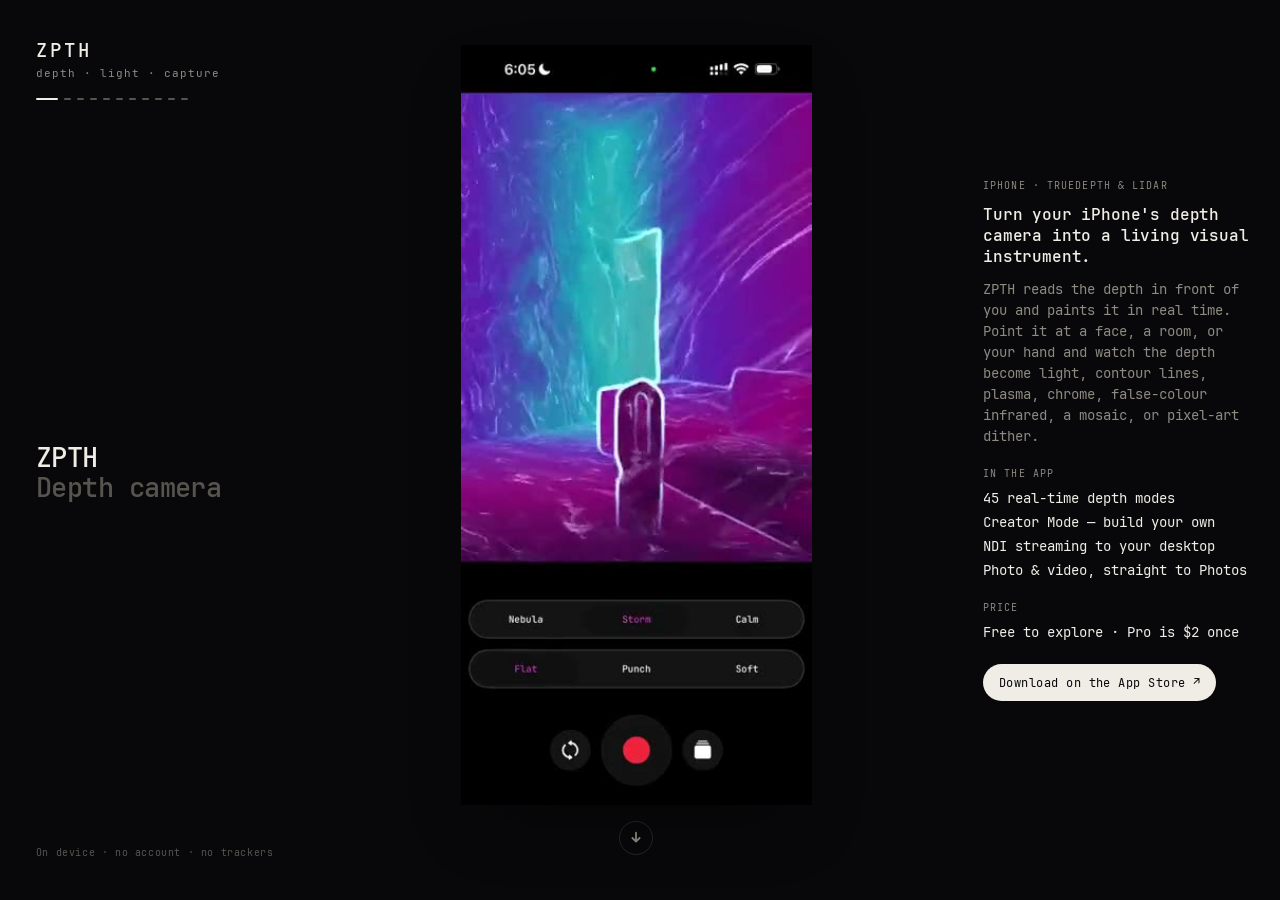
<file: index.html>
<!DOCTYPE html>
<html lang="en">
<head>
<meta charset="utf-8">
<meta name="viewport" content="width=device-width, initial-scale=1, viewport-fit=cover">
<title>ZPTH — your iPhone's depth camera as a visual instrument</title>
<meta name="description" content="ZPTH reads the depth in front of you with the TrueDepth camera or LiDAR scanner and paints it in real time — 45 depth modes, Creator Mode, NDI streaming. Everything on device.">
<meta name="theme-color" content="#08080a">
<meta name="google-site-verification" content="18XWrv7DqeHKkIyV-M6-v5PQtlTfLE-e-UGmm1Poluc">
<link rel="canonical" href="https://zpth.github.io/">
<link rel="icon" href="icon.png" type="image/png">
<link rel="apple-touch-icon" href="apple-touch-icon.png">
<meta property="og:type" content="website">
<meta property="og:site_name" content="ZPTH">
<meta property="og:title" content="ZPTH — your iPhone's depth camera as a visual instrument">
<meta property="og:description" content="Your iPhone's depth camera as a living visual instrument. 45 real-time depth modes, Creator Mode and NDI streaming — all on device.">
<meta property="og:url" content="https://zpth.github.io/">
<meta property="og:image" content="https://zpth.github.io/og.jpg">
<meta property="og:image:width" content="1200">
<meta property="og:image:height" content="630">
<meta name="twitter:card" content="summary_large_image">
<link rel="preload" as="font" type="font/woff2" href="fonts/JetBrainsMono-Regular.woff2" crossorigin>
<link rel="stylesheet" href="styles.css">
<script type="application/ld+json">
{
  "@context": "https://schema.org",
  "@type": "SoftwareApplication",
  "name": "ZPTH",
  "url": "https://zpth.github.io/",
  "image": "https://zpth.github.io/og.jpg",
  "applicationCategory": "MultimediaApplication",
  "operatingSystem": "iOS 26.5 or later",
  "softwareVersion": "3.2",
  "downloadUrl": "https://apps.apple.com/us/app/zpth/id6777710069",
  "author": { "@type": "Person", "name": "Aristides Lintzeris" },
  "description": "ZPTH reads the depth in front of you with the iPhone's TrueDepth camera or LiDAR scanner and paints it in real time — 45 depth modes, Creator Mode and NDI streaming, all on device.",
  "offers": { "@type": "Offer", "price": "0", "priceCurrency": "USD" }
}
</script>
</head>
<body>

<div class="shell" id="shell">

  <!-- ─────────────────────────────────────────────────────────  rail (left) -->
  <aside class="rail">
    <div class="rail-head">
      <h1 class="brand">ZPTH</h1>
      <p class="brand-sub">depth · light · capture</p>
      <nav class="ticks" id="ticks" aria-label="Sections"></nav>
    </div>

    <div class="rail-titles" id="railTitles">
      <div class="rt" data-s="0"><p class="rt-a">ZPTH</p><p class="rt-b">Depth camera</p></div>
      <div class="rt" data-s="1"><p class="rt-a">Modes</p><p class="rt-b">Forty-five, live</p></div>
      <div class="rt" data-s="2"><p class="rt-a">Reels</p><p class="rt-b">See it move</p></div>
      <div class="rt" data-s="3"><p class="rt-a">Creator</p><p class="rt-b">Make your own</p></div>
      <div class="rt" data-s="4"><p class="rt-a">Capture</p><p class="rt-b">Photo &amp; video</p></div>
      <div class="rt" data-s="5"><p class="rt-a">NDI</p><p class="rt-b">Stream to desktop</p></div>
      <div class="rt" data-s="6"><p class="rt-a">Pro</p><p class="rt-b">$2, once</p></div>
      <div class="rt" data-s="7"><p class="rt-a">Privacy</p><p class="rt-b">Nothing leaves</p></div>
      <div class="rt" data-s="8"><p class="rt-a">Requires</p><p class="rt-b">iPhone only</p></div>
      <div class="rt" data-s="9"><p class="rt-a">Download</p><p class="rt-b">App Store ↗</p></div>
      <div class="rt" data-s="10"><p class="rt-a">Reference</p><p class="rt-b">Every setting</p></div>
    </div>

    <p class="rail-foot">On device · no account · no trackers</p>
  </aside>

  <!-- ────────────────────────────────────────────────────────  stage (mid) -->
  <main class="stage">
    <div class="phone">
      <div class="screen">

        <video class="filmstrip" id="filmstrip" poster="preview-poster.jpg"
               muted loop playsinline preload="metadata" aria-label="ZPTH in use" hidden>
          <source src="preview.mp4" type="video/mp4">
        </video>

        <!-- a full-screen app screenshot, filling the phone on its own -->
        <img class="filmstrip" id="shotfull" alt="" hidden>

        <div class="reels" id="reels" hidden>
          <div class="reel-tabs" id="reelTabs" role="tablist" aria-label="Reels"></div>
          <div class="reel-frame" id="reelFrame">
            <button class="reel-load" id="reelLoad" type="button">
              <span class="reel-play" aria-hidden="true">▶</span>
              <span>Load reel from Instagram</span>
              <small>Loads video from instagram.com</small>
            </button>
          </div>
        </div>


        <div class="statusbar">
          <span class="sb-time">9:41</span>
          <span class="sb-dot" aria-hidden="true"></span>
          <span class="sb-right" aria-hidden="true">
            <svg width="17" height="11" viewBox="0 0 17 11"><rect x="0" y="7.5" width="2.6" height="3.5" rx=".6"/><rect x="4.2" y="5.2" width="2.6" height="5.8" rx=".6"/><rect x="8.4" y="2.6" width="2.6" height="8.4" rx=".6"/><rect x="12.6" y="0" width="2.6" height="11" rx=".6"/></svg>
            <svg width="16" height="11" viewBox="0 0 16 11"><path d="M8 9.6 5.9 7.4a3 3 0 0 1 4.2 0L8 9.6Zm0-4.3a6 6 0 0 0-4.2 1.7L2.3 5.5a8.1 8.1 0 0 1 11.4 0l-1.5 1.5A6 6 0 0 0 8 5.3Zm0-3.6c-2.8 0-5.4 1-7.3 2.9L-.8 3.1A12.1 12.1 0 0 1 8-.4c3.4 0 6.5 1.3 8.8 3.5l-1.5 1.5A10.3 10.3 0 0 0 8 1.7Z"/></svg>
            <svg width="25" height="11" viewBox="0 0 25 11"><rect x=".5" y=".5" width="20" height="10" rx="3" fill="none" stroke="currentColor" stroke-opacity=".45"/><rect x="2" y="2" width="15" height="7" rx="1.7"/><path d="M22 4v3a2 2 0 0 0 0-3Z" fill-opacity=".45"/></svg>
          </span>
        </div>

        <div class="viewport" id="viewport">
          <canvas id="gl" aria-label="Live re-creation of a ZPTH depth mode"></canvas>
          <img class="still" id="still" alt="" hidden>
          <div class="vp-overlay" id="vpOverlay" hidden>
            <span class="ndi-dot"></span><span class="ndi-name">ZPTH</span><span class="ndi-tag">NDI · local network</span>
          </div>
          <div class="vp-note" id="vpNote">live in your browser</div>
        </div>

        <div class="chrome">
          <div class="strip" id="modeStrip" role="tablist" aria-label="Depth modes"></div>
          <div class="row tone" aria-hidden="true">
            <span class="pill on">Flat</span><span class="pill">Punch</span><span class="pill">Soft</span>
          </div>
          <div class="row keys" aria-hidden="true">
            <span class="key sm"><svg viewBox="0 0 24 24" width="17" height="17"><path d="M4 9a8 8 0 0 1 13-4m3 10a8 8 0 0 1-13 4" fill="none" stroke="currentColor" stroke-width="2" stroke-linecap="round"/><path d="M17 2v4h-4M7 22v-4h4" fill="none" stroke="currentColor" stroke-width="2" stroke-linecap="round" stroke-linejoin="round"/></svg></span>
            <span class="key shutter"><i></i></span>
            <span class="key sm"><svg viewBox="0 0 24 24" width="17" height="17"><rect x="4" y="7" width="16" height="12" rx="2.5" fill="currentColor"/><path d="M7 4h10" stroke="currentColor" stroke-width="2" stroke-linecap="round"/></svg></span>
          </div>
        </div>

      </div>
    </div>

    <button class="nudge" id="nudge" aria-label="Next section">
      <svg viewBox="0 0 20 20" width="18" height="18"><path d="M10 4v10m-4-4 4 4 4-4" fill="none" stroke="currentColor" stroke-width="2" stroke-linecap="round" stroke-linejoin="round"/></svg>
    </button>
  </main>

  <!-- ──────────────────────────────────────────────  reference (full width) -->
  <section class="docs" id="docs" hidden aria-label="Settings reference">
    <header class="docs-head">
      <p class="eyebrow">Reference</p>
      <h2 class="docs-title">Every setting in ZPTH, and what it does.</h2>
      <p class="docs-sub" id="docsCount"></p>
    </header>

    <nav class="docs-pills" id="docsPills" role="tablist" aria-label="Choose a depth mode"></nav>

    <div class="docs-body" id="docsBody"></div>

    <p class="docs-foot">Pulled from the app's own settings screens. Ranges are the actual
      slider limits. Some controls only appear on a particular camera, or once a related
      toggle is on.</p>
  </section>

  <!-- ────────────────────────────────────────────────────────  panel (right) -->
  <aside class="panel" id="panel">
    <div class="sheet-grip" id="sheetGrip" role="button" tabindex="0" aria-label="Show details" aria-expanded="false">
      <svg viewBox="0 0 20 20" width="18" height="18"><path d="M5 12l5-5 5 5" fill="none" stroke="currentColor" stroke-width="2.2" stroke-linecap="round" stroke-linejoin="round"/></svg>
    </div>

    <div class="panel-scroll">

      <!-- 0 -->
      <section class="pi" data-s="0">
        <p class="eyebrow">iPhone · TrueDepth &amp; LiDAR</p>
        <h2 class="lead">Turn your iPhone's depth camera into a living visual instrument.</h2>
        <p class="body">ZPTH reads the depth in front of you and paints it in real time. Point it at a face, a room, or your hand and watch the depth become light, contour lines, plasma, chrome, false-colour infrared, a mosaic, or pixel-art dither.</p>
        <div class="blk"><span class="lbl">In the app</span>
          <p class="val">45 real-time depth modes</p>
          <p class="val">Creator Mode — build your own</p>
          <p class="val">NDI streaming to your desktop</p>
          <p class="val">Photo &amp; video, straight to Photos</p>
        </div>
        <div class="blk"><span class="lbl">Price</span>
          <p class="val">Free to explore · Pro is $2 once</p>
        </div>
        <a class="cta" href="https://apps.apple.com/us/app/zpth/id6777710069" target="_blank" rel="noreferrer">Download on the App Store ↗</a>
      </section>

      <!-- 1 -->
      <section class="pi" data-s="1">
        <p class="eyebrow">Forty-five depth modes</p>
        <h2 class="lead" id="modeName">Contour</h2>
        <p class="body" id="modeDesc">Depth as a colour spectrum drawn with topographic isolines.</p>
        <figure class="realshot" id="realShot" hidden>
          <img id="realShotImg" alt="" loading="lazy">
          <figcaption>Actual capture from the app</figcaption>
        </figure>
        <div class="blk"><span class="lbl">Browse — tap any mode</span>
          <div class="modegrid" id="modeGrid"></div>
        </div>
        <p class="fine">The phone above is running each mode live on your own GPU — over a real photograph and a depth map estimated from it. The app runs the real thing, on live depth straight from your camera.</p>
        <p class="fine note">*Shaders may appear different inside the app.</p>
      </section>

      <!-- 2 -->
      <section class="pi" data-s="2">
        <p class="eyebrow">Reels</p>
        <h2 class="lead">See it move.</h2>
        <p class="body">Three reels, playing in the phone. Pick one with the tabs, then hit play.</p>
        <div class="blk"><span class="lbl">Playing</span>
          <p class="val" id="reelWho">@cybergenic</p>
          <p class="val"><a id="reelLink" href="https://www.instagram.com/reel/DbiCDH5uVQq/" target="_blank" rel="noreferrer">Open on Instagram ↗</a></p>
        </div>
        <p class="fine">Instagram sets its own cookies and receives your IP address when a reel loads. Nothing else on this site talks to a third party.</p>
      </section>

      <!-- 3 -->
      <section class="pi" data-s="3">
        <p class="eyebrow">Creator Mode · Pro</p>
        <h2 class="lead">Make your own depth mode.</h2>
        <p class="body">Begin with an empty depth field and stack effect layers grouped by function. Each layer has its own controls, multiplier, opacity and blend mode, so you can mix any effects together.</p>
        <div class="blk"><span class="lbl">Layer groups</span>
          <p class="val">Texture · Lighting · Lines</p>
          <p class="val">Edge · Colour · Bloom</p>
        </div>
        <div class="blk"><span class="lbl">Also</span>
          <p class="val">Shape how layers fall through near/far depth</p>
          <p class="val">Import a photo as a depth-projected tileset</p>
          <p class="val">Save it as a named custom mode and reuse it</p>
        </div>
      </section>

      <!-- 4 -->
      <section class="pi" data-s="4">
        <p class="eyebrow">Capture</p>
        <h2 class="lead">Everything saves to your own Photos library.</h2>
        <div class="blk"><span class="lbl">Controls</span>
          <p class="val">Tap the shutter for a photo</p>
          <p class="val">Hold and swipe up to record video</p>
          <p class="val">Double-tap to switch 3:4 ↔ full-screen 9:16</p>
          <p class="val">Browse and jump between modes with the on-camera switcher</p>
        </div>
        <div class="blk"><span class="lbl">New in 3.2</span>
          <p class="val">A button beside the shutter cuts to the plain RGB camera and back — even mid-recording. Switch as many times as you like; it stays one continuous file.</p>
        </div>
      </section>

      <!-- 5 -->
      <section class="pi" data-s="5">
        <p class="eyebrow">NDI streaming · Pro</p>
        <h2 class="lead">Your iPhone becomes a depth-camera source for your desktop.</h2>
        <p class="body">Turn on NDI in Settings to broadcast your live preview to NDI receivers — OBS, TouchDesigner, vMix and more — on your local network.</p>
        <div class="blk"><span class="lbl">Sources</span>
          <p class="val"><b>ZPTH</b> — your effect</p>
          <p class="val"><b>ZPTHRGB</b> — the raw camera, optional, alongside it</p>
        </div>
        <div class="blk"><span class="lbl">Notes</span>
          <p class="val">Off by default; you turn it on</p>
          <p class="val">A Wired mode over USB-C lowers latency</p>
          <p class="val">Video stays on your own local network</p>
        </div>
      </section>

      <!-- 6 -->
      <section class="pi" data-s="6">
        <p class="eyebrow">ZPTH Pro</p>
        <h2 class="lead">$2. One time. No subscription.</h2>
        <div class="blk"><span class="lbl">Unlocks</span>
          <p class="val">Every visual mode's settings</p>
          <p class="val">The colour maps</p>
          <p class="val">All presets</p>
          <p class="val">Creator Mode</p>
          <p class="val">NDI streaming</p>
        </div>
        <div class="blk"><span class="lbl">Free forever</span>
          <p class="val">Every mode is previewable with its first preset, and the universal LiDAR presets are free to use.</p>
        </div>
      </section>

      <!-- 7 -->
      <section class="pi" data-s="7">
        <p class="eyebrow">Private by design</p>
        <h2 class="lead">No accounts, no servers, no analytics, no tracking.</h2>
        <p class="body">Your camera frames are processed on the device and never leave it — unless you save a photo or video to your own library, or turn on NDI to send the preview to your own computer on your local network.</p>
        <div class="blk"><span class="lbl">Microphone</span>
          <p class="val">Only the audio-reactive Pulsar and Cymatic modes use it. Off by default, analysed on-device, never recorded or transmitted.</p>
        </div>
        <div class="blk"><span class="lbl">App privacy label</span>
          <p class="val">Data Not Collected</p>
        </div>
        <a class="cta ghost" href="privacy.html">Read the privacy policy →</a>
      </section>

      <!-- 8 -->
      <section class="pi" data-s="8">
        <p class="eyebrow">Requirements</p>
        <h2 class="lead">An iPhone with a depth camera.</h2>
        <div class="blk"><span class="lbl">Sensors</span>
          <p class="val">Front TrueDepth camera — iPhone X and later with Face ID</p>
          <p class="val">Rear LiDAR scanner — Pro models</p>
        </div>
        <div class="blk"><span class="lbl">Software</span>
          <p class="val">iOS 26.5 or later</p>
          <p class="val">Version 3.2</p>
        </div>
        <div class="blk"><span class="lbl">Device</span>
          <p class="val">iPhone only — the app is not offered on iPad.</p>
        </div>
      </section>

      <!-- 9 -->
      <section class="pi" data-s="9">
        <p class="eyebrow">Get ZPTH</p>
        <h2 class="lead">Free to download. Pro is $2, once.</h2>
        <a class="cta" href="https://apps.apple.com/us/app/zpth/id6777710069" target="_blank" rel="noreferrer">Download on the App Store ↗</a>
        <div class="blk"><span class="lbl">More</span>
          <p class="val"><a href="privacy.html">Privacy policy</a></p>
          <p class="val"><a href="mailto:aristides.lab@proton.me">aristides.lab@proton.me</a></p>
        </div>
        <div class="blk"><span class="lbl">Made by</span>
          <p class="val">Aristides Lintzeris</p>
        </div>
        <p class="fine">NDI® is a registered trademark of Vizrt NDI AB.</p>
      </section>

    </div>
  </aside>
</div>

<script src="depth.js"></script>
<script src="docs-data.js"></script>
<script src="app.js"></script>
</body>
</html>
</file>
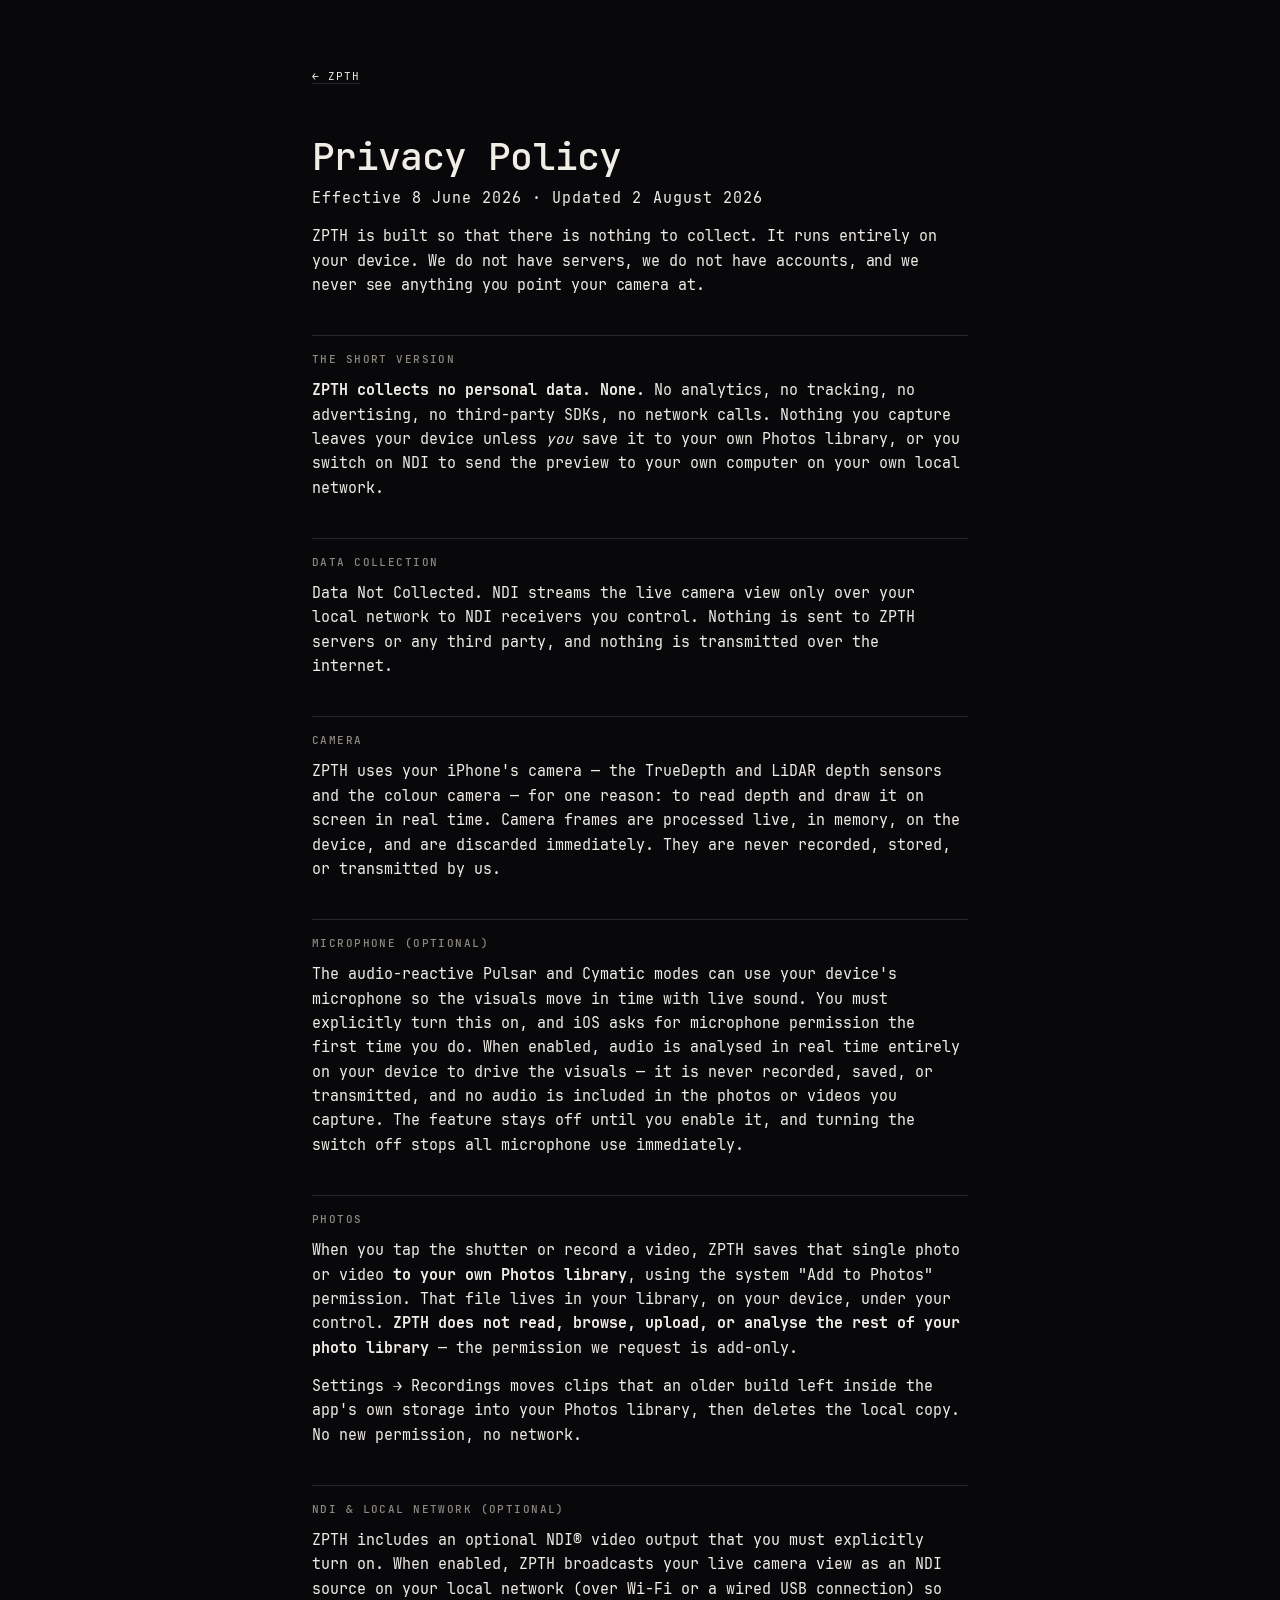
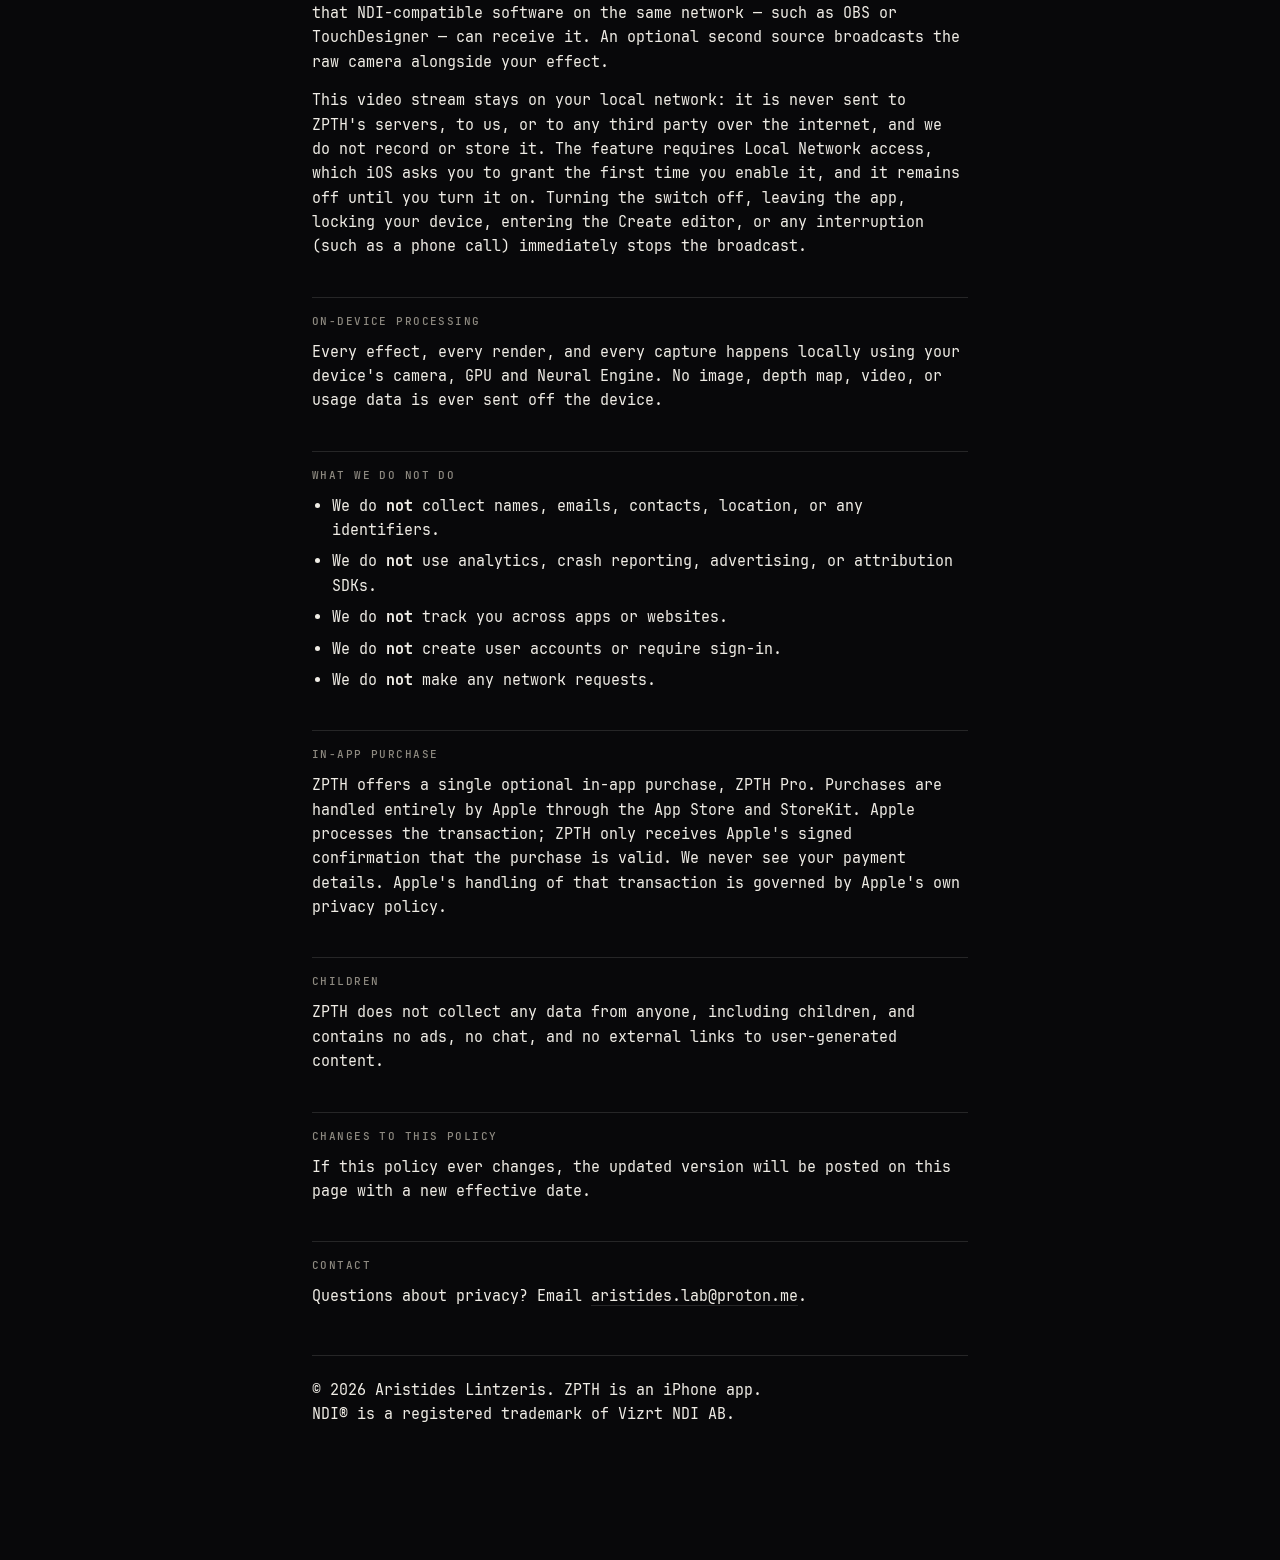
<file: privacy.html>
<!DOCTYPE html>
<html lang="en">
<head>
<meta charset="utf-8">
<meta name="viewport" content="width=device-width, initial-scale=1, viewport-fit=cover">
<title>ZPTH — Privacy Policy</title>
<meta name="description" content="ZPTH collects no personal data. No analytics, no tracking, no accounts, no network calls. Everything runs on your device.">
<meta name="theme-color" content="#08080a">
<link rel="canonical" href="https://zpth.github.io/privacy.html">
<link rel="icon" href="icon.png" type="image/png">
<link rel="apple-touch-icon" href="apple-touch-icon.png">
<link rel="stylesheet" href="styles.css">
</head>
<body class="doc-body">
<main class="doc">
  <a class="doc-back" href="./">← ZPTH</a>

  <h1>Privacy Policy</h1>
  <p class="doc-meta">Effective 8 June 2026 · Updated 2 August 2026</p>

  <p class="doc-lead">ZPTH is built so that there is nothing to collect. It runs entirely on your device.
  We do not have servers, we do not have accounts, and we never see anything you point your camera at.</p>

  <h2>The short version</h2>
  <p><b>ZPTH collects no personal data. None.</b> No analytics, no tracking, no advertising, no third-party
  SDKs, no network calls. Nothing you capture leaves your device unless <i>you</i> save it to your own
  Photos library, or you switch on NDI to send the preview to your own computer on your own local network.</p>

  <h2>Data collection</h2>
  <p>Data Not Collected. NDI streams the live camera view only over your local network to NDI receivers you
  control. Nothing is sent to ZPTH servers or any third party, and nothing is transmitted over the internet.</p>

  <h2>Camera</h2>
  <p>ZPTH uses your iPhone's camera — the TrueDepth and LiDAR depth sensors and the colour camera — for one
  reason: to read depth and draw it on screen in real time. Camera frames are processed live, in memory, on
  the device, and are discarded immediately. They are never recorded, stored, or transmitted by us.</p>

  <h2>Microphone (optional)</h2>
  <p>The audio-reactive Pulsar and Cymatic modes can use your device's microphone so the visuals move in
  time with live sound. You must explicitly turn this on, and iOS asks for microphone permission the first
  time you do. When enabled, audio is analysed in real time entirely on your device to drive the visuals —
  it is never recorded, saved, or transmitted, and no audio is included in the photos or videos you capture.
  The feature stays off until you enable it, and turning the switch off stops all microphone use immediately.</p>

  <h2>Photos</h2>
  <p>When you tap the shutter or record a video, ZPTH saves that single photo or video <b>to your own Photos
  library</b>, using the system "Add to Photos" permission. That file lives in your library, on your device,
  under your control. <b>ZPTH does not read, browse, upload, or analyse the rest of your photo library</b> —
  the permission we request is add-only.</p>
  <p>Settings → Recordings moves clips that an older build left inside the app's own storage into your Photos
  library, then deletes the local copy. No new permission, no network.</p>

  <h2>NDI &amp; local network (optional)</h2>
  <p>ZPTH includes an optional NDI® video output that you must explicitly turn on. When enabled, ZPTH
  broadcasts your live camera view as an NDI source on your local network (over Wi-Fi or a wired USB
  connection) so that NDI-compatible software on the same network — such as OBS or TouchDesigner — can
  receive it. An optional second source broadcasts the raw camera alongside your effect.</p>
  <p>This video stream stays on your local network: it is never sent to ZPTH's servers, to us, or to any
  third party over the internet, and we do not record or store it. The feature requires Local Network
  access, which iOS asks you to grant the first time you enable it, and it remains off until you turn it on.
  Turning the switch off, leaving the app, locking your device, entering the Create editor, or any
  interruption (such as a phone call) immediately stops the broadcast.</p>

  <h2>On-device processing</h2>
  <p>Every effect, every render, and every capture happens locally using your device's camera, GPU and
  Neural Engine. No image, depth map, video, or usage data is ever sent off the device.</p>

  <h2>What we do not do</h2>
  <ul>
    <li>We do <b>not</b> collect names, emails, contacts, location, or any identifiers.</li>
    <li>We do <b>not</b> use analytics, crash reporting, advertising, or attribution SDKs.</li>
    <li>We do <b>not</b> track you across apps or websites.</li>
    <li>We do <b>not</b> create user accounts or require sign-in.</li>
    <li>We do <b>not</b> make any network requests.</li>
  </ul>

  <h2>In-app purchase</h2>
  <p>ZPTH offers a single optional in-app purchase, ZPTH Pro. Purchases are handled entirely by Apple through
  the App Store and StoreKit. Apple processes the transaction; ZPTH only receives Apple's signed confirmation
  that the purchase is valid. We never see your payment details. Apple's handling of that transaction is
  governed by Apple's own privacy policy.</p>

  <h2>Children</h2>
  <p>ZPTH does not collect any data from anyone, including children, and contains no ads, no chat, and no
  external links to user-generated content.</p>

  <h2>Changes to this policy</h2>
  <p>If this policy ever changes, the updated version will be posted on this page with a new effective date.</p>

  <h2>Contact</h2>
  <p>Questions about privacy? Email <a href="mailto:aristides.lab@proton.me">aristides.lab@proton.me</a>.</p>

  <hr>
  <p class="doc-foot">© 2026 Aristides Lintzeris. ZPTH is an iPhone app.<br>
  NDI® is a registered trademark of Vizrt NDI AB.</p>
</main>
</body>
</html>
</file>
<file: styles.css>
/* ZPTH — zpth.github.io
   Self-hosted JetBrains Mono, no CDNs, no analytics: outside the Reels
   section the site makes no third-party requests, same as the app. */

@font-face{
  font-family:'JetBrains Mono'; font-style:normal; font-weight:400; font-display:swap;
  src:url('fonts/JetBrainsMono-Regular.woff2') format('woff2');
}
@font-face{
  font-family:'JetBrains Mono'; font-style:normal; font-weight:500; font-display:swap;
  src:url('fonts/JetBrainsMono-Medium.woff2') format('woff2');
}
@font-face{
  font-family:'JetBrains Mono'; font-style:normal; font-weight:600; font-display:swap;
  src:url('fonts/JetBrainsMono-SemiBold.woff2') format('woff2');
}
@font-face{
  font-family:'JetBrains Mono'; font-style:normal; font-weight:700; font-display:swap;
  src:url('fonts/JetBrainsMono-Bold.woff2') format('woff2');
}

:root{
  /* dark, like the app */
  --bg:#08080a;
  --ink:#f0ede6;
  --muted:#8e8a81;
  --subtle:#57544e;
  --line:rgba(240,237,230,.13);
  --card:#111114;
  --frame:#222228;
  --accent:#ffd23f;
  --mono:'JetBrains Mono',ui-monospace,SFMono-Regular,"SF Mono",Menlo,Consolas,monospace;
  --sans:var(--mono);
  --pad:clamp(20px,3.2vw,52px);
  /* phone height, then width derived from it — never rely on aspect-ratio for
     the cross axis of a flex item, it loses to fit-content */
  --ph:min(calc(100dvh - 2*var(--pad) - 58px),780px);
  --pw:calc(var(--ph) * 390 / 844);
}
html{color-scheme:dark}

*{box-sizing:border-box}
html,body{margin:0;padding:0}
body{
  background:var(--bg); color:var(--ink);
  font-family:var(--sans);
  -webkit-font-smoothing:antialiased;
  text-rendering:optimizeLegibility;
  overscroll-behavior:none;
}
a{color:inherit}
img{max-width:100%;display:block}
::selection{background:var(--accent);color:#000}

/* ══════════════════════════════════════════════════════════════════ shell */
.shell{
  height:100dvh; overflow:hidden;
  display:grid; grid-template-columns:21% 54% 25%;
  padding:var(--pad) clamp(18px,2.8vw,44px);
  gap:clamp(8px,1.6vw,28px);
}

/* ═══════════════════════════════════════════════════════════════════ rail */
.rail{display:flex;flex-direction:column;justify-content:space-between;padding-right:12px;min-width:0}
.brand{
  font-family:var(--mono); font-size:clamp(19px,1.5vw,23px); font-weight:600;
  letter-spacing:.16em; margin:0 0 6px; line-height:1;
}
.brand-sub{font-family:var(--mono);font-size:11px;color:var(--muted);letter-spacing:.09em;margin:0 0 18px}

.ticks{display:flex;gap:6px;align-items:center}
.ticks button{
  width:7px;height:2px;border:0;padding:0;border-radius:1px;cursor:pointer;
  background:var(--subtle); transition:width .35s ease,background .35s ease;
}
.ticks button[aria-current="true"]{width:22px;background:var(--ink)}

.rail-titles{flex:1;position:relative;min-height:0}
.rt{
  position:absolute;top:50%;left:0;right:8px;
  transform:translateY(calc(-50% + 12px)); opacity:0; pointer-events:none;
  transition:opacity .5s ease, transform .5s ease;
}
.rt.on{opacity:1;transform:translateY(-50%);pointer-events:auto}
.rt-a,.rt-b{margin:0;font-size:clamp(21px,2.1vw,31px);font-weight:600;line-height:1.1;letter-spacing:-.02em}
.rt-b{color:var(--subtle)}

.rail-foot{font-family:var(--mono);font-size:10px;color:var(--subtle);letter-spacing:.06em;margin:0}

/* ══════════════════════════════════════════════════════════════════ stage */
.stage{display:flex;flex-direction:column;align-items:center;justify-content:center;position:relative;min-width:0}

.phone{
  position:relative;flex:0 0 auto;
  height:var(--ph); width:min(var(--pw),100%);
  background:var(--frame); border-radius:44px; padding:9px;
  box-shadow:0 30px 70px -30px rgba(0,0,0,.55), inset 0 0 0 1px rgba(255,255,255,.10);
}
.screen{
  width:100%;height:100%;border-radius:36px;overflow:hidden;background:#000;
  display:flex;flex-direction:column;color:#fff;min-width:0;
}

.statusbar{
  flex:0 0 auto;display:flex;align-items:center;justify-content:space-between;
  padding:9px 26px 5px;font-family:var(--mono);font-size:12px;font-weight:600;
}
.sb-dot{width:6px;height:6px;border-radius:50%;background:#3ad07a}
.sb-right{display:flex;align-items:center;gap:5px}
.sb-right svg{fill:currentColor}

.viewport{position:relative;width:100%;aspect-ratio:3/4;background:#000;flex:0 0 auto;overflow:hidden}
.viewport canvas,.viewport .still{position:absolute;inset:0;width:100%;height:100%;object-fit:cover;display:block}
.viewport .still[hidden]{display:none}

.vp-overlay{
  position:absolute;left:10px;top:10px;display:flex;align-items:center;gap:7px;
  padding:5px 10px;border-radius:999px;background:rgba(0,0,0,.55);
  -webkit-backdrop-filter:blur(8px);backdrop-filter:blur(8px);
  font-family:var(--mono);font-size:10px;letter-spacing:.06em;
}
.vp-overlay[hidden]{display:none}
.ndi-dot{width:6px;height:6px;border-radius:50%;background:#ff4a4a;animation:blink 1.6s ease-in-out infinite}
.ndi-name{font-weight:700}
.ndi-tag{color:rgba(255,255,255,.6)}
@keyframes blink{0%,100%{opacity:1}50%{opacity:.25}}

.vp-note{
  position:absolute;right:10px;bottom:10px;font-family:var(--mono);font-size:9px;
  letter-spacing:.07em;color:rgba(255,255,255,.55);
  background:rgba(0,0,0,.4);padding:4px 8px;border-radius:999px;
  -webkit-backdrop-filter:blur(6px);backdrop-filter:blur(6px);
}
.vp-note[hidden]{display:none}

.chrome{flex:1 1 auto;display:flex;flex-direction:column;justify-content:space-evenly;padding:10px 12px 14px;gap:8px;min-height:0}

.strip{
  display:flex;gap:2px;overflow-x:auto;min-width:0;width:100%;scroll-snap-type:x mandatory;
  background:rgba(255,255,255,.055);border-radius:999px;padding:3px;
  scrollbar-width:none;-ms-overflow-style:none;
}
.strip::-webkit-scrollbar{display:none}
.strip button{
  flex:0 0 auto;scroll-snap-align:center;border:0;cursor:pointer;background:transparent;
  color:rgba(255,255,255,.55);font-family:var(--mono);font-size:11px;letter-spacing:.01em;
  padding:7px 13px;border-radius:999px;white-space:nowrap;transition:background .25s,color .25s;
}
.strip button:hover{color:#fff}
.strip button[aria-selected="true"]{background:#fff;color:#000;font-weight:600}

/* the App Store preview, filling the whole phone screen */
.filmstrip{
  position:absolute;inset:0;z-index:3;
  width:100%;height:100%;object-fit:cover;background:#000;display:block;
}
.filmstrip[hidden]{display:none}

/* Instagram reels, shown inside the phone. The iframe is only created when the
   Reels section is opened, so nothing reaches instagram.com before that. */
.reels{position:absolute;inset:0;z-index:4;background:#000;display:flex;flex-direction:column}
.reels[hidden]{display:none}
.reel-tabs{display:flex;gap:3px;padding:12px 10px 8px;flex:0 0 auto}
.reel-tabs button{
  flex:1;min-width:0;border:0;cursor:pointer;background:rgba(255,255,255,.08);
  color:rgba(255,255,255,.62);font-family:var(--mono);font-size:9.5px;
  padding:8px 4px;border-radius:999px;white-space:nowrap;overflow:hidden;text-overflow:ellipsis;
  transition:background .25s,color .25s;
}
.reel-tabs button:hover{color:#fff}
.reel-tabs button[aria-selected="true"]{background:#fff;color:#000;font-weight:600}
.reel-frame{flex:1 1 auto;position:relative;background:#000;overflow:hidden}
.reel-frame iframe{position:absolute;inset:0;width:100%;height:100%;border:0;background:#000}
.reel-load{
  position:absolute;inset:0;display:flex;flex-direction:column;align-items:center;justify-content:center;
  gap:10px;background:#000;border:0;color:#fff;cursor:pointer;
  font-family:var(--mono);font-size:11px;padding:24px;text-align:center;
}
.reel-play{
  width:54px;height:54px;border-radius:50%;background:rgba(255,255,255,.12);
  display:flex;align-items:center;justify-content:center;font-size:15px;padding-left:3px;
}
.reel-load small{color:rgba(255,255,255,.45);font-size:9.5px;letter-spacing:.04em}

.row{display:flex;background:rgba(255,255,255,.055);border-radius:999px;padding:3px}
.row .pill{
  flex:1;text-align:center;font-family:var(--mono);font-size:11px;
  color:rgba(255,255,255,.62);padding:7px 4px;border-radius:999px;
}
.row .pill.on{background:rgba(255,255,255,.10);color:var(--accent)}

.keys{background:none;justify-content:center;align-items:center;gap:26px;padding:2px 0}
.key{display:flex;align-items:center;justify-content:center;color:#fff}
.key.sm{width:34px;height:34px;border-radius:50%;background:rgba(255,255,255,.10)}
.key.shutter{width:52px;height:52px;border-radius:50%;background:rgba(255,255,255,.10)}
.key.shutter i{width:34px;height:34px;border-radius:50%;background:#ff4438;display:block}

.nudge{
  margin-top:16px;width:34px;height:34px;border-radius:50%;
  border:1px solid var(--line);background:transparent;color:var(--muted);
  display:flex;align-items:center;justify-content:center;cursor:pointer;
  transition:color .25s,border-color .25s,transform .25s;
}
.nudge:hover{color:var(--ink);border-color:var(--ink);transform:translateY(2px)}

/* ══════════════════════════════════════════════════════════════════ panel */
.panel{position:relative;min-width:0}
.panel-scroll{position:relative;height:100%}
.pi{
  position:absolute;top:50%;left:0;right:0;
  transform:translateY(calc(-50% + 14px));opacity:0;pointer-events:none;
  transition:opacity .5s ease,transform .5s ease;
  max-height:100%;overflow-y:auto;padding-right:6px;
  scrollbar-width:thin;
}
.pi.on{opacity:1;transform:translateY(-50%);pointer-events:auto}
.pi::-webkit-scrollbar{width:3px}
.pi::-webkit-scrollbar-thumb{background:var(--line);border-radius:3px}

.eyebrow{font-family:var(--mono);font-size:10px;letter-spacing:.11em;text-transform:uppercase;color:var(--muted);margin:0 0 12px}
.lead{font-size:clamp(15px,1.25vw,18px);font-weight:600;line-height:1.32;letter-spacing:-.01em;margin:0 0 12px}
.body{font-size:13.5px;line-height:1.55;color:var(--muted);margin:0 0 20px;max-width:34ch}
.fine{font-size:11px;line-height:1.55;color:var(--subtle);margin:18px 0 0;max-width:38ch}
.fine.note{margin-top:8px;color:var(--muted);opacity:.8}

.blk{margin:0 0 20px}
.lbl{display:block;font-family:var(--mono);font-size:10px;letter-spacing:.11em;text-transform:uppercase;color:var(--muted);margin-bottom:8px}
.val{font-size:13.5px;line-height:1.5;color:var(--ink);margin:0 0 4px;max-width:34ch}
.val b{font-family:var(--mono);font-weight:700;font-size:12.5px}
.val a{text-decoration:none;border-bottom:1px solid var(--line)}
.val a:hover{border-color:var(--ink)}

.cta{
  display:inline-block;font-family:var(--mono);font-size:11.5px;letter-spacing:.04em;
  text-decoration:none;padding:11px 16px;border-radius:999px;
  background:var(--ink);color:var(--bg);margin:2px 0 20px;transition:opacity .2s;
}
.cta:hover{opacity:.82}
.cta.ghost{background:transparent;color:var(--ink);border:1px solid var(--line)}
.cta.ghost:hover{border-color:var(--ink);opacity:1}

.modegrid{display:flex;flex-wrap:wrap;gap:4px;max-width:100%}
.modegrid button{
  border:1px solid var(--line);background:transparent;color:var(--muted);cursor:pointer;
  font-family:var(--mono);font-size:10.5px;padding:5px 8px;border-radius:999px;
  transition:color .2s,border-color .2s,background .2s;
}
.modegrid button:hover{color:var(--ink);border-color:var(--ink)}
.modegrid button[aria-current="true"]{background:var(--accent);border-color:var(--accent);color:#111}

.realshot{margin:0 0 18px}
.realshot img{border-radius:9px;border:1px solid var(--line)}
.realshot figcaption{font-family:var(--mono);font-size:9.5px;letter-spacing:.07em;color:var(--subtle);margin-top:6px;text-transform:uppercase}
.realshot[hidden]{display:none}

.sheet-grip{display:none}

/* ═══════════════════════════════════════════════ reference (last section) */
.docs{
  grid-column:2 / span 2; min-width:0;
  display:flex; flex-direction:column; height:100%; overflow:hidden;
  padding-right:clamp(4px,1.5vw,24px);
}
.docs-foot{
  flex:0 0 auto;font-size:11px;line-height:1.55;color:var(--subtle);
  margin:0;padding-top:14px;border-top:1px solid var(--line);max-width:80ch;
}
.docs[hidden]{display:none}
body.docs-on .stage, body.docs-on .panel{display:none}

.docs-head{flex:0 0 auto}
.docs-title{font-size:clamp(17px,1.6vw,23px);font-weight:600;letter-spacing:-.02em;margin:0 0 6px;line-height:1.2}
.docs-sub{font-size:11.5px;color:var(--muted);margin:0 0 18px}

.docs-pills{
  flex:0 0 auto; display:flex; gap:5px; overflow-x:auto; padding:2px 0 14px;
  border-bottom:1px solid var(--line); margin-bottom:16px;
  scrollbar-width:thin; -webkit-overflow-scrolling:touch;
}
.docs-pills::-webkit-scrollbar{height:5px}
.docs-pills::-webkit-scrollbar-thumb{background:var(--line);border-radius:3px}
.docs-pills::-webkit-scrollbar-track{background:transparent}
.docs-pills button{
  flex:0 0 auto; border:1px solid var(--line); background:transparent; color:var(--muted);
  cursor:pointer; font-family:var(--mono); font-size:11px; padding:7px 12px;
  border-radius:999px; white-space:nowrap; transition:color .2s,border-color .2s,background .2s;
}
.docs-pills button:hover{color:var(--ink);border-color:var(--ink)}
.docs-pills button[aria-selected="true"]{background:var(--accent);border-color:var(--accent);color:#111;font-weight:600}
.docs-pills .sep{flex:0 0 auto;width:1px;background:var(--line);margin:2px 6px}

.docs-body{flex:1 1 auto;overflow-y:auto;padding:0 10px 26px 0;scrollbar-width:thin}
.docs-body::-webkit-scrollbar{width:5px}
.docs-body::-webkit-scrollbar-thumb{background:var(--line);border-radius:3px}

.docs-mode{font-size:clamp(20px,2vw,28px);font-weight:600;letter-spacing:-.02em;margin:0 0 6px}
.docs-desc{font-size:13.5px;line-height:1.6;color:var(--muted);margin:0 0 12px;max-width:74ch}
.docs-note{
  font-size:12px;line-height:1.6;color:var(--muted);margin:0 0 18px;max-width:74ch;
  border-left:2px solid var(--accent);padding:2px 0 2px 12px;
}
.docs-tag{
  display:inline-block;font-size:9.5px;letter-spacing:.09em;text-transform:uppercase;
  color:#111;background:var(--accent);border-radius:999px;padding:3px 8px;margin:0 0 14px;
}
.docs-group{font-size:11px;letter-spacing:.12em;text-transform:uppercase;color:var(--muted);
  margin:26px 0 10px;padding-top:14px;border-top:1px solid var(--line)}
.docs-group:first-of-type{margin-top:0;padding-top:0;border-top:0}

table.docs-tbl{width:100%;border-collapse:collapse;font-size:13px;margin-bottom:8px}
.docs-tbl th{
  text-align:left;font-size:9.5px;letter-spacing:.11em;text-transform:uppercase;color:var(--muted);
  font-weight:400;padding:0 14px 9px 0;border-bottom:1px solid var(--line);white-space:nowrap;
}
.docs-tbl td{padding:11px 14px 11px 0;border-bottom:1px solid rgba(240,237,230,.06);vertical-align:top}
.docs-tbl tr:last-child td{border-bottom:0}
.docs-tbl .c-name{font-weight:600;white-space:nowrap;width:1%}
.docs-tbl .c-kind{color:var(--subtle);font-size:10.5px;white-space:nowrap;width:1%;text-transform:uppercase;letter-spacing:.07em}
.docs-tbl .c-range{color:var(--muted);font-size:11.5px;white-space:nowrap;width:1%}
.docs-tbl .c-desc{color:var(--muted);line-height:1.55}
.docs-tbl .opts{display:block;margin-top:5px;color:var(--subtle);font-size:11px}

@media (max-width:900px){
  .docs{
    position:fixed;inset:0;z-index:7;grid-column:auto;
    padding:calc(env(safe-area-inset-top) + 52px) 18px calc(18px + env(safe-area-inset-bottom));
    background:var(--bg);
  }
  body.docs-on .rail{background:var(--bg)}
  .docs-title{font-size:17px}
  .docs-body{padding-right:0}
  /* stack each row as a card — a 4-column table cannot work at 390px */
  .docs-tbl, .docs-tbl tbody, .docs-tbl tr, .docs-tbl td{display:block;width:auto}
  .docs-tbl thead{display:none}
  .docs-tbl tr{padding:12px 0;border-bottom:1px solid rgba(240,237,230,.08)}
  .docs-tbl td{padding:0;border:0}
  .docs-tbl .c-name{display:inline;font-size:14px}
  .docs-tbl .c-kind{display:none}
  .docs-tbl .c-range{display:inline;margin-left:8px}
  .docs-tbl .c-range.is-none{display:none}
  .docs-tbl .c-desc{display:block;margin-top:5px}
}

/* ═════════════════════════════════════════════════════════ mobile / narrow */
@media (max-width:900px){
  .shell{
    display:block;height:100dvh;padding:0;gap:0;
    padding-top:env(safe-area-inset-top);
  }

  /* rail → compact top bar */
  .rail{
    position:fixed;top:0;left:0;right:0;z-index:5;
    flex-direction:row;align-items:center;justify-content:space-between;
    padding:calc(env(safe-area-inset-top) + 12px) 18px 12px;
    background:linear-gradient(var(--bg) 62%,rgba(0,0,0,0));
  }
  .brand{font-size:15px;margin:0}
  .brand-sub,.rail-foot{display:none}
  .rail-head{display:flex;align-items:center;gap:14px}
  .ticks{gap:5px}
  .ticks button{height:3px;border-radius:2px}
  .ticks button[aria-current="true"]{width:16px}
  .rail-titles{position:static;flex:0 0 auto;min-height:0;height:auto;text-align:right}
  .rt{position:absolute;right:18px;top:calc(env(safe-area-inset-top) + 12px);left:auto;transform:translateY(6px)}
  .rt.on{transform:translateY(0)}
  .rt-a{display:none}
  .rt-b{font-size:13px;color:var(--muted);font-weight:500}

  /* stage fills the screen */
  .stage{
    position:fixed;inset:0;
    padding:calc(env(safe-area-inset-top) + 46px) 0 calc(78px + env(safe-area-inset-bottom));
    justify-content:flex-start;
  }
  .phone{
    height:100%;width:100%;max-height:none;
    border-radius:0;padding:0 12px;background:transparent;box-shadow:none;
  }
  /* keep the app's own dark chrome on mobile — it is the app, not the page */
  .screen{
    border-radius:20px;background:#000;height:100%;
    box-shadow:0 18px 44px -22px rgba(0,0,0,.55);
  }
  .statusbar{display:none}
  .viewport{border-radius:0;margin:0;width:100%}
  .chrome{padding:12px 12px 16px}
  .nudge{display:none}

  /* panel → bottom sheet */
  .panel{
    position:fixed;left:0;right:0;bottom:0;z-index:6;
    background:var(--card);
    border-top-left-radius:22px;border-top-right-radius:22px;
    box-shadow:0 -14px 40px -18px rgba(0,0,0,.45);
    border-top:1px solid var(--line);
    height:min(76dvh,620px);
    transform:translateY(calc(100% - 66px - env(safe-area-inset-bottom)));
    transition:transform .34s cubic-bezier(.32,.72,0,1);
  }
  .panel.open{transform:translateY(0)}
  .sheet-grip{
    display:flex;align-items:center;justify-content:center;
    height:56px;cursor:pointer;color:var(--muted);
  }
  .sheet-grip svg{transition:transform .34s cubic-bezier(.32,.72,0,1)}
  .panel.open .sheet-grip svg{transform:rotate(180deg)}
  .panel-scroll{height:calc(100% - 56px);overflow:hidden;padding:0 20px calc(24px + env(safe-area-inset-bottom))}
  .pi{
    position:absolute;top:0;left:20px;right:20px;transform:translateY(10px);
    max-height:100%;overflow-y:auto;-webkit-overflow-scrolling:touch;
  }
  .pi.on{transform:translateY(0)}
  .body,.val,.fine{max-width:none}
  .lead{font-size:17px}
}

@media (max-width:900px) and (orientation:landscape){
  .panel{height:88dvh}
  .stage{padding-bottom:70px}
}

/* keep the tallest phones from clipping the app chrome on short screens */
@media (min-width:901px) and (max-height:640px){
  .phone{height:calc(100dvh - 2*var(--pad))}
  .rt-a,.rt-b{font-size:19px}
}

@media (prefers-reduced-motion:reduce){
  *{animation-duration:.01ms !important;transition-duration:.01ms !important}
}

/* ═══════════════════════════════════════════════ privacy / document pages */
.doc-body{overscroll-behavior:auto}
.doc{max-width:70ch;margin:0 auto;padding:clamp(26px,5vw,64px) 22px clamp(60px,10vw,120px)}
.doc-back{
  display:inline-block;font-family:var(--mono);font-size:11px;letter-spacing:.09em;
  color:var(--muted);text-decoration:none;margin-bottom:clamp(28px,5vw,52px);
}
.doc-back:hover{color:var(--ink)}
.doc h1{font-size:clamp(26px,4.4vw,38px);font-weight:600;letter-spacing:-.025em;margin:0 0 8px;line-height:1.1}
.doc-meta{font-family:var(--mono);font-size:11px;letter-spacing:.07em;color:var(--subtle);margin:0 0 34px}
.doc-lead{font-size:clamp(15px,1.7vw,18px);line-height:1.55;margin:0 0 40px;letter-spacing:-.005em}
.doc h2{
  font-family:var(--mono);font-size:11px;font-weight:600;letter-spacing:.13em;text-transform:uppercase;
  color:var(--muted);margin:38px 0 12px;padding-top:16px;border-top:1px solid var(--line);
}
.doc p,.doc li{font-size:14.5px;line-height:1.68;color:var(--ink);margin:0 0 14px}
.doc ul{padding-left:20px;margin:0 0 14px}
.doc li{margin:0 0 7px}
.doc a{color:var(--ink);text-decoration:none;border-bottom:1px solid var(--line)}
.doc a:hover{border-color:var(--ink)}
.doc hr{border:0;border-top:1px solid var(--line);margin:46px 0 22px}
.doc-foot{font-family:var(--mono);font-size:10.5px;line-height:1.7;color:var(--subtle)}
</file>
